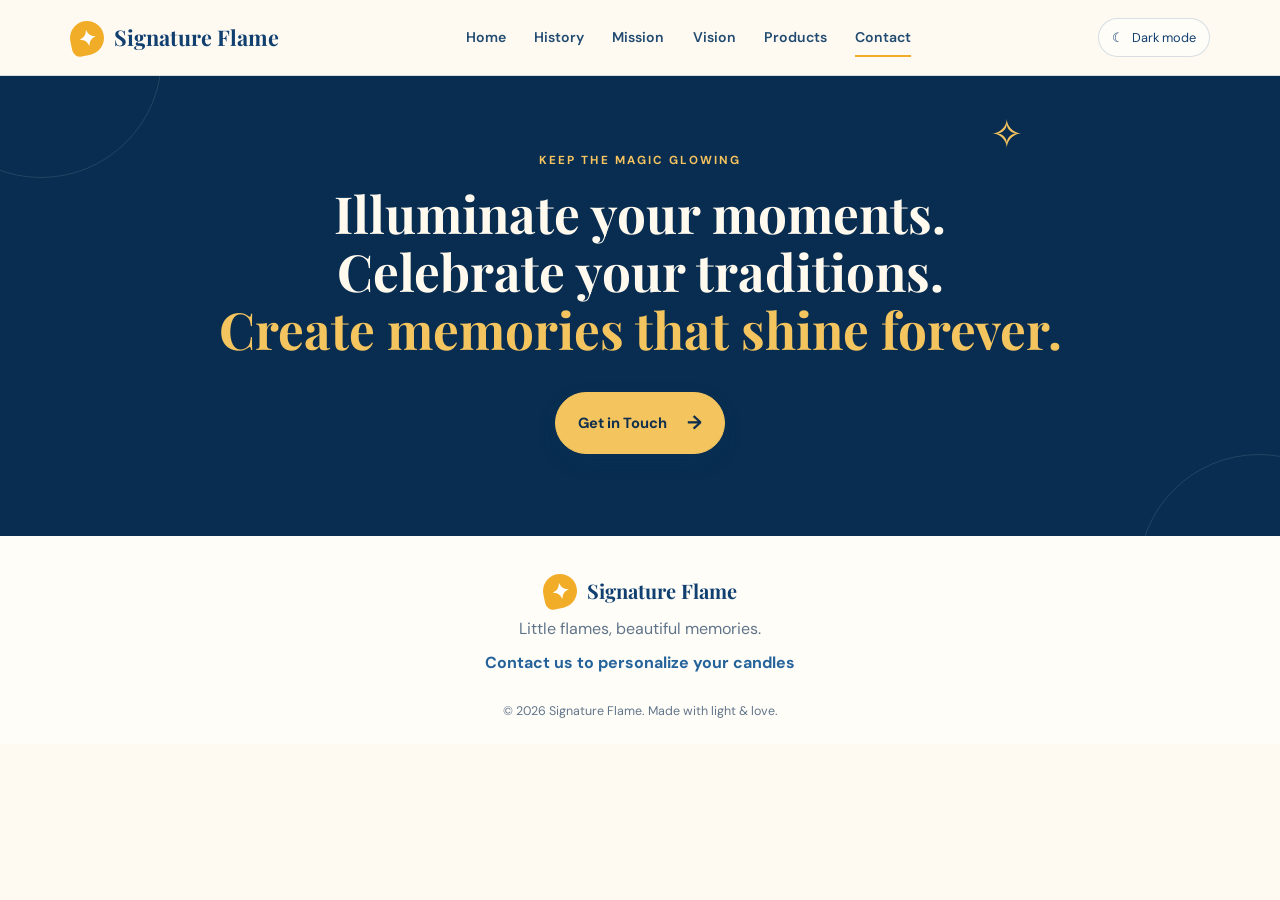
<file: contact.html>
<!DOCTYPE html>
<!DOCTYPE html>

<html lang="en">
<head>
<meta charset="utf-8"/>
<meta content="width=device-width, initial-scale=1.0" name="viewport"/>
<meta content="Signature Flame creates personalized candles that celebrate Colombia's Día de las Velitas and life's special moments." name="description"/>
<title>Signature Flame | Contact</title>
<link href="https://fonts.googleapis.com" rel="preconnect"/>
<link crossorigin="" href="https://fonts.gstatic.com" rel="preconnect"/>
<link href="https://fonts.googleapis.com/css2?family=DM+Sans:wght@400;500;600;700&amp;family=Playfair+Display:wght@500;600;700&amp;display=swap" rel="stylesheet"/>
<link href="style.css" rel="stylesheet"/>
<script defer="" src="script.js"></script>
</head>
<body>
<header class="site-header">
<a aria-label="Signature Flame home" class="brand" href="index.html">
<span aria-hidden="true" class="brand-mark">✦</span>
<span>Signature Flame</span>
</a>
<button aria-expanded="false" aria-label="Open navigation" class="menu-toggle" id="menuToggle">☰</button>
<nav aria-label="Main navigation" class="nav-links" id="navLinks"><a href="index.html">Home</a><a href="history.html">History</a><a href="mission.html">Mission</a><a href="vision.html">Vision</a><a href="products.html">Products</a><a aria-current="page" class="active" href="contact.html">Contact</a></nav>
<button aria-label="Toggle dark mode" class="theme-toggle" id="themeToggle" type="button">
<span aria-hidden="true" id="themeIcon">☾</span><span class="theme-label">Dark mode</span>
</button>
</header>
<main>





<section class="closing" id="contact-content">
<span class="closing-star">✧</span>
<p class="eyebrow">KEEP THE MAGIC GLOWING</p>
<h2>Illuminate your moments.<br/>Celebrate your traditions.<br/><em>Create memories that shine forever.</em></h2>
<a class="button button-light" href="contact.html">Get in Touch <span>→</span></a>
</section>
</main>
<footer id="contact">
<a class="brand footer-brand" href="index.html"><span class="brand-mark">✦</span><span>Signature Flame</span></a>
<p>Little flames, beautiful memories.</p>
<a class="footer-contact" href="mailto:hello@signatureflame.example">Contact us to personalize your candles</a>
<small>© <span id="year"></span> Signature Flame. Made with light &amp; love.</small>
</footer>
</body>
</html>
</file>
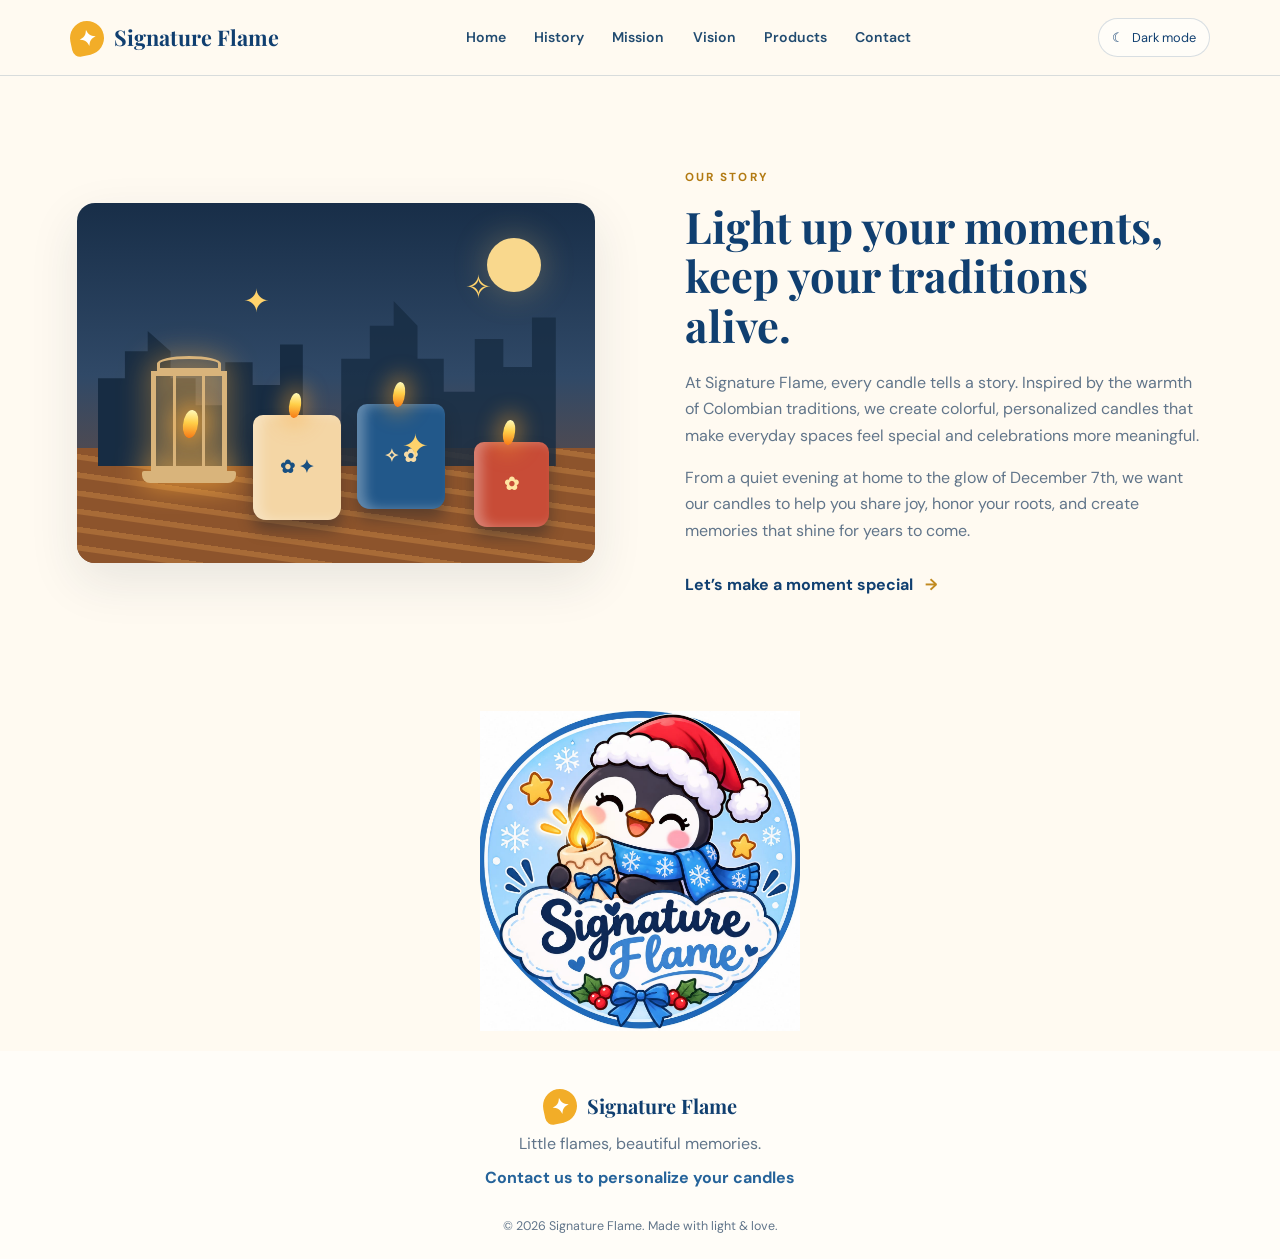
<file: history.html>
<!DOCTYPE html>
<!DOCTYPE html>

<html lang="en">
<head>
<meta charset="utf-8"/>
<meta content="width=device-width, initial-scale=1.0" name="viewport"/>
<meta content="Signature Flame creates personalized candles that celebrate Colombia's Día de las Velitas and life's special moments." name="description"/>
<title>Signature Flame | About Us</title>
<link href="https://fonts.googleapis.com" rel="preconnect"/>
<link crossorigin="" href="https://fonts.gstatic.com" rel="preconnect"/>
<link href="https://fonts.googleapis.com/css2?family=DM+Sans:wght@400;500;600;700&amp;family=Playfair+Display:wght@500;600;700&amp;display=swap" rel="stylesheet"/>
<link href="style.css" rel="stylesheet"/>
<script defer="" src="script.js"></script>
</head>
<body>
<header class="site-header">
<a aria-label="Signature Flame home" class="brand" href="index.html">
<span aria-hidden="true" class="brand-mark">✦</span>
<span>Signature Flame</span>
</a>
<button aria-expanded="false" aria-label="Open navigation" class="menu-toggle" id="menuToggle">☰</button>
<nav aria-label="Main navigation" class="nav-links" id="navLinks"><a href="index.html">Home</a><a href="history.html">History</a><a href="mission.html">Mission</a><a href="vision.html">Vision</a><a href="products.html">Products</a><a href="contact.html">Contact</a></nav>
<button aria-label="Toggle dark mode" class="theme-toggle" id="themeToggle" type="button">
<span aria-hidden="true" id="themeIcon">☾</span><span class="theme-label">Dark mode</span>
</button>
</header>
<main>


<section class="story section-wrap" id="about">
<div aria-label="Illustrated candles glowing during a festive Colombian evening" class="story-art" role="img">
<div class="moon"></div><div class="city city-one"></div><div class="city city-two"></div>
<div class="lantern"><div class="lantern-top"></div><div class="lantern-glass"><div class="lantern-flame"></div></div><div class="lantern-base"></div></div>
<div class="story-candle story-candle-one"><i></i><b>✿ ✦</b></div>
<div class="story-candle story-candle-two"><i></i><b>✧ ✿</b></div>
<div class="story-candle story-candle-three"><i></i><b>✿</b></div>
<span class="story-star star-one">✦</span><span class="story-star star-two">✧</span><span class="story-star star-three">✦</span>
</div>
<div class="story-copy">
<p class="eyebrow">OUR STORY</p>
<h2>Light up your moments,<br/>keep your traditions alive.</h2>
<p>At Signature Flame, every candle tells a story. Inspired by the warmth of Colombian traditions, we create colorful, personalized candles that make everyday spaces feel special and celebrations more meaningful.</p>
<p>From a quiet evening at home to the glow of December 7th, we want our candles to help you share joy, honor your roots, and create memories that shine for years to come.</p>
<a class="text-link" href="contact.html">Let’s make a moment special <span>→</span></a>
</div>
</section>

<section class="oficial-logo">
    <img
        src="./oficial-logo.png"
        alt="Signature Flame Logo"
        style="display:block; width:100%; max-width:320px; height:auto; margin:20px auto;"
    >
</section>

</main>
<footer id="contact">
<a class="brand footer-brand" href="index.html"><span class="brand-mark">✦</span><span>Signature Flame</span></a>
<p>Little flames, beautiful memories.</p>
<a class="footer-contact" href="mailto:hello@signatureflame.example">Contact us to personalize your candles</a>
<small>© <span id="year"></span> Signature Flame. Made with light &amp; love.</small>
</footer>
</body>
</html>
</file>
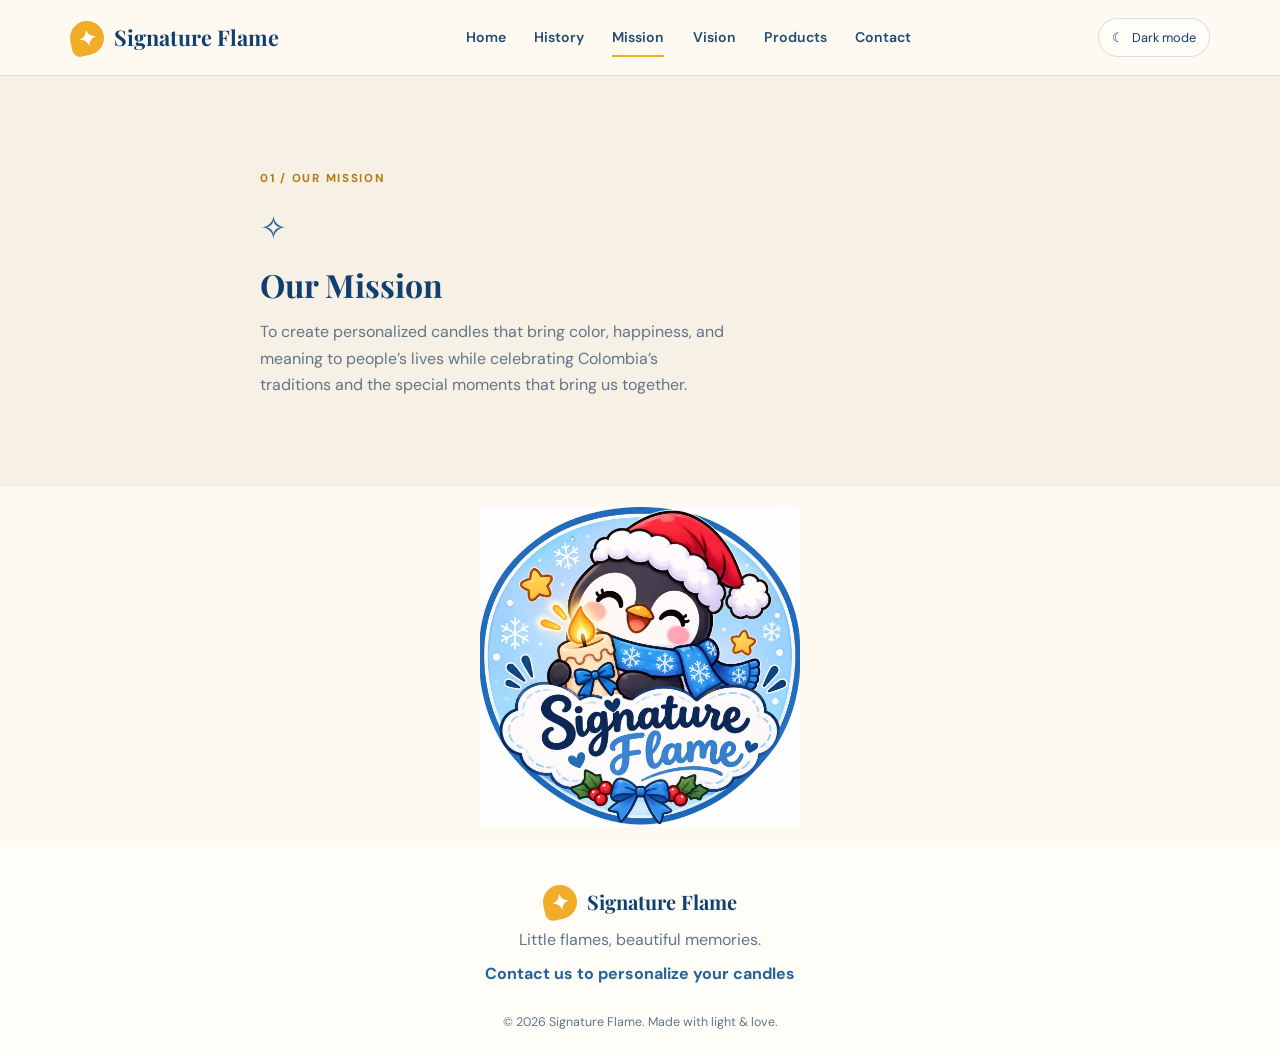
<file: mission.html>
<!DOCTYPE html>
<!DOCTYPE html>

<html lang="en">
<head>
<meta charset="utf-8"/>
<meta content="width=device-width, initial-scale=1.0" name="viewport"/>
<meta content="Signature Flame creates personalized candles that celebrate Colombia's Día de las Velitas and life's special moments." name="description"/>
<title>Signature Flame | Mission</title>
<link href="https://fonts.googleapis.com" rel="preconnect"/>
<link crossorigin="" href="https://fonts.gstatic.com" rel="preconnect"/>
<link href="https://fonts.googleapis.com/css2?family=DM+Sans:wght@400;500;600;700&amp;family=Playfair+Display:wght@500;600;700&amp;display=swap" rel="stylesheet"/>
<link href="style.css" rel="stylesheet"/>
<script defer="" src="script.js"></script>
</head>
<body>
<header class="site-header">
<a aria-label="Signature Flame home" class="brand" href="index.html">
<span aria-hidden="true" class="brand-mark">✦</span>
<span>Signature Flame</span>
</a>
<button aria-expanded="false" aria-label="Open navigation" class="menu-toggle" id="menuToggle">☰</button>
<nav aria-label="Main navigation" class="nav-links" id="navLinks"><a href="index.html">Home</a><a href="history.html">History</a><a aria-current="page" class="active" href="mission.html">Mission</a><a href="vision.html">Vision</a><a href="products.html">Products</a><a href="contact.html">Contact</a></nav>
<button aria-label="Toggle dark mode" class="theme-toggle" id="themeToggle" type="button">
<span aria-hidden="true" id="themeIcon">☾</span><span class="theme-label">Dark mode</span>
</button>
</header>
<main>



<section class="purpose" id="mission">
<div class="purpose-inner single-purpose">
<div class="purpose-card">
<span class="purpose-number">01 / OUR MISSION</span>
<span class="purpose-icon">✧</span>
<h2>Our Mission</h2>
<p>To create personalized candles that bring color, happiness, and meaning to people’s lives while celebrating Colombia’s traditions and the special moments that bring us together.</p>
</div>


</div>
</section>
<section class="oficial-logo">
    <img
        src="./oficial-logo.png"
        alt="Signature Flame Logo"
        style="display:block; width:100%; max-width:320px; height:auto; margin:20px auto;"
    >
</section>

</main>
<footer id="contact">
<a class="brand footer-brand" href="index.html"><span class="brand-mark">✦</span><span>Signature Flame</span></a>
<p>Little flames, beautiful memories.</p>
<a class="footer-contact" href="mailto:hello@signatureflame.example">Contact us to personalize your candles</a>
<small>© <span id="year"></span> Signature Flame. Made with light &amp; love.</small>
</footer>
</body>
</html>
</file>
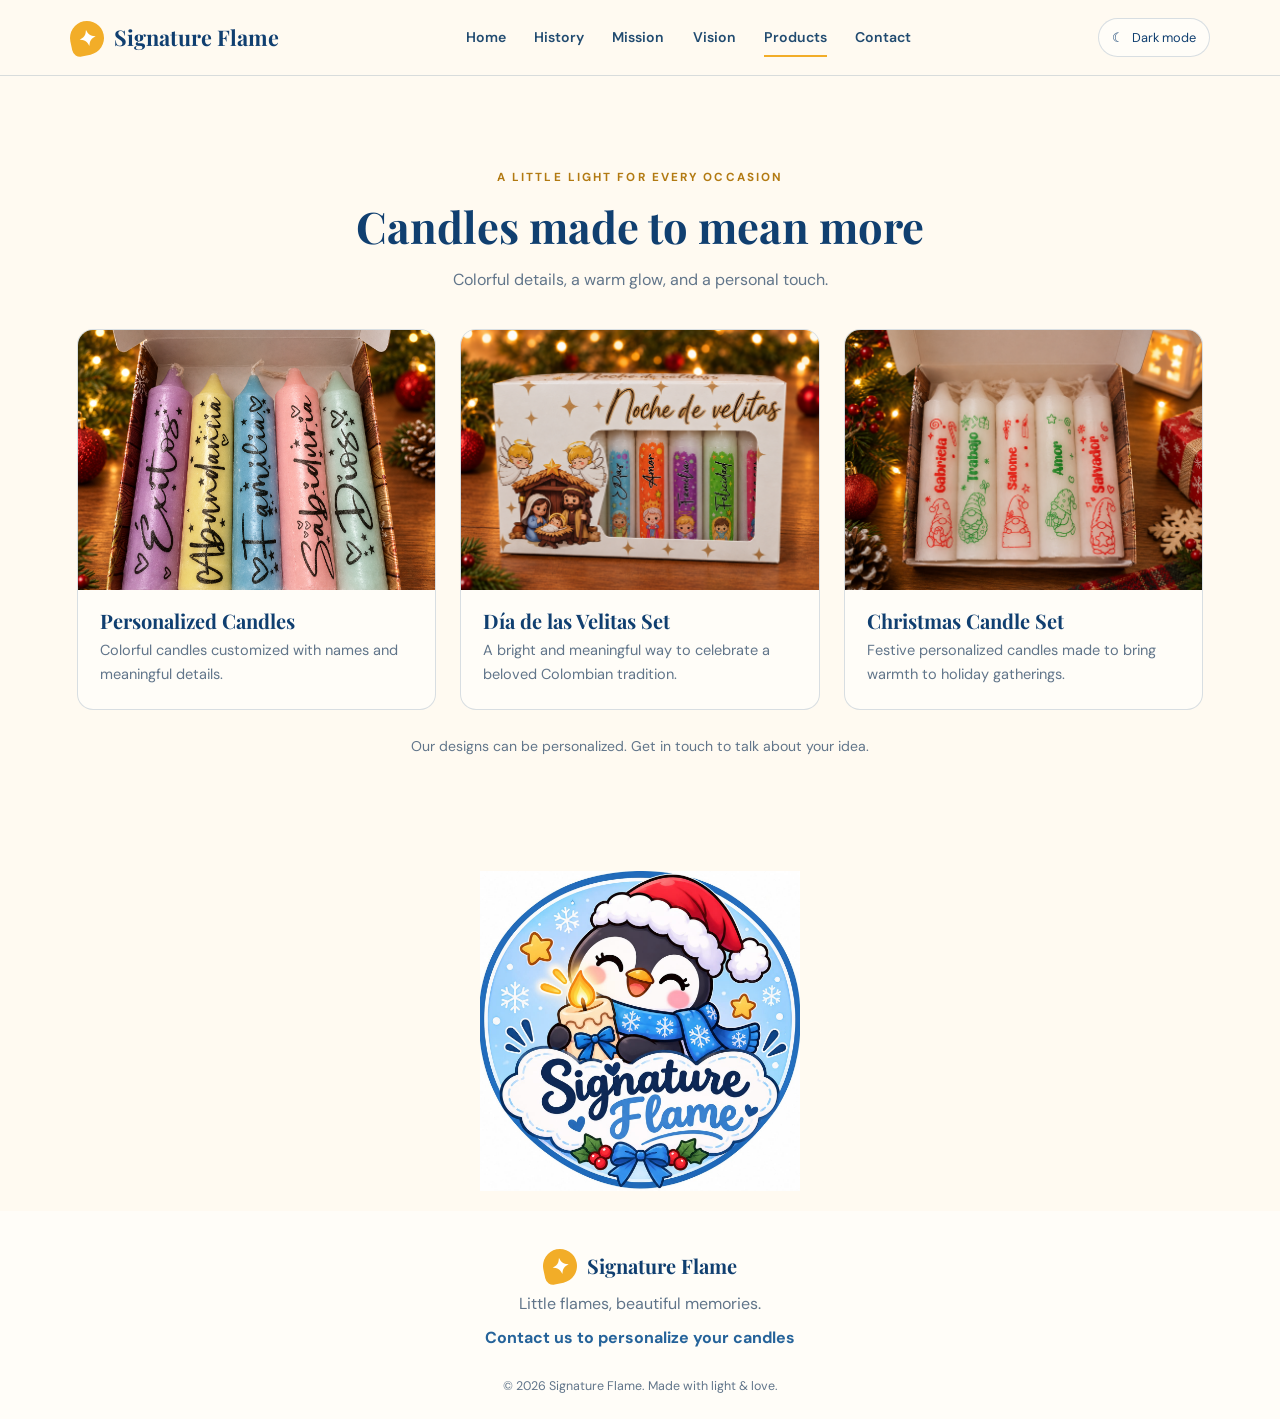
<file: products.html>
<!DOCTYPE html>
<!DOCTYPE html>

<html lang="en">
<head>
<meta charset="utf-8"/>
<meta content="width=device-width, initial-scale=1.0" name="viewport"/>
<meta content="Signature Flame creates personalized candles that celebrate Colombia's Día de las Velitas and life's special moments." name="description"/>
<title>Signature Flame | Products</title>
<link href="https://fonts.googleapis.com" rel="preconnect"/>
<link crossorigin="" href="https://fonts.gstatic.com" rel="preconnect"/>
<link href="https://fonts.googleapis.com/css2?family=DM+Sans:wght@400;500;600;700&amp;family=Playfair+Display:wght@500;600;700&amp;display=swap" rel="stylesheet"/>
<link href="style.css" rel="stylesheet"/>
<script defer="" src="script.js"></script>
</head>
<body>
<header class="site-header">
<a aria-label="Signature Flame home" class="brand" href="index.html">
<span aria-hidden="true" class="brand-mark">✦</span>
<span>Signature Flame</span>
</a>
<button aria-expanded="false" aria-label="Open navigation" class="menu-toggle" id="menuToggle">☰</button>
<nav aria-label="Main navigation" class="nav-links" id="navLinks"><a href="index.html">Home</a><a href="history.html">History</a><a href="mission.html">Mission</a><a href="vision.html">Vision</a><a aria-current="page" class="active" href="products.html">Products</a><a href="contact.html">Contact</a></nav>
<button aria-label="Toggle dark mode" class="theme-toggle" id="themeToggle" type="button">
<span aria-hidden="true" id="themeIcon">☾</span><span class="theme-label">Dark mode</span>
</button>
</header>
<main>




<section class="products section-wrap" id="products">
<div class="section-heading">
<p class="eyebrow">A LITTLE LIGHT FOR EVERY OCCASION</p>
<h2>Candles made to mean more</h2>
<p>Colorful details, a warm glow, and a personal touch.</p>
</div>
<div class="product-grid">
<article class="product-card">
<img alt="A colorful set of personalized candles with names and decorative stars" class="product-photo" src="personalized-candles.png"/>
<div class="product-info"><h3>Personalized Candles</h3><p>Colorful candles customized with names and meaningful details.</p></div>
</article>
<article class="product-card">
<img alt="A Día de las Velitas candle gift box with festive illustrations" class="product-photo" src="dia-de-las-velitas.png"/>
<div class="product-info"><h3>Día de las Velitas Set</h3><p>A bright and meaningful way to celebrate a beloved Colombian tradition.</p></div>
</article>
<article class="product-card">
<img alt="White Christmas candles decorated with festive names and gnome illustrations" class="product-photo" src="christmas-candle-set.png"/>
<div class="product-info"><h3>Christmas Candle Set</h3><p>Festive personalized candles made to bring warmth to holiday gatherings.</p></div>
</article>
</div>
<p class="product-note">Our designs can be personalized. Get in touch to talk about your idea.</p>
</section>
<section class="oficial-logo">
    <img
        src="./oficial-logo.png"
        alt="Signature Flame Logo"
        style="display:block; width:100%; max-width:320px; height:auto; margin:20px auto;"
    >
</section>
</main>
<footer id="contact">
<a class="brand footer-brand" href="index.html"><span class="brand-mark">✦</span><span>Signature Flame</span></a>
<p>Little flames, beautiful memories.</p>
<a class="footer-contact" href="mailto:hello@signatureflame.example">Contact us to personalize your candles</a>
<small>© <span id="year"></span> Signature Flame. Made with light &amp; love.</small>
</footer>
</body>
</html>
</file>
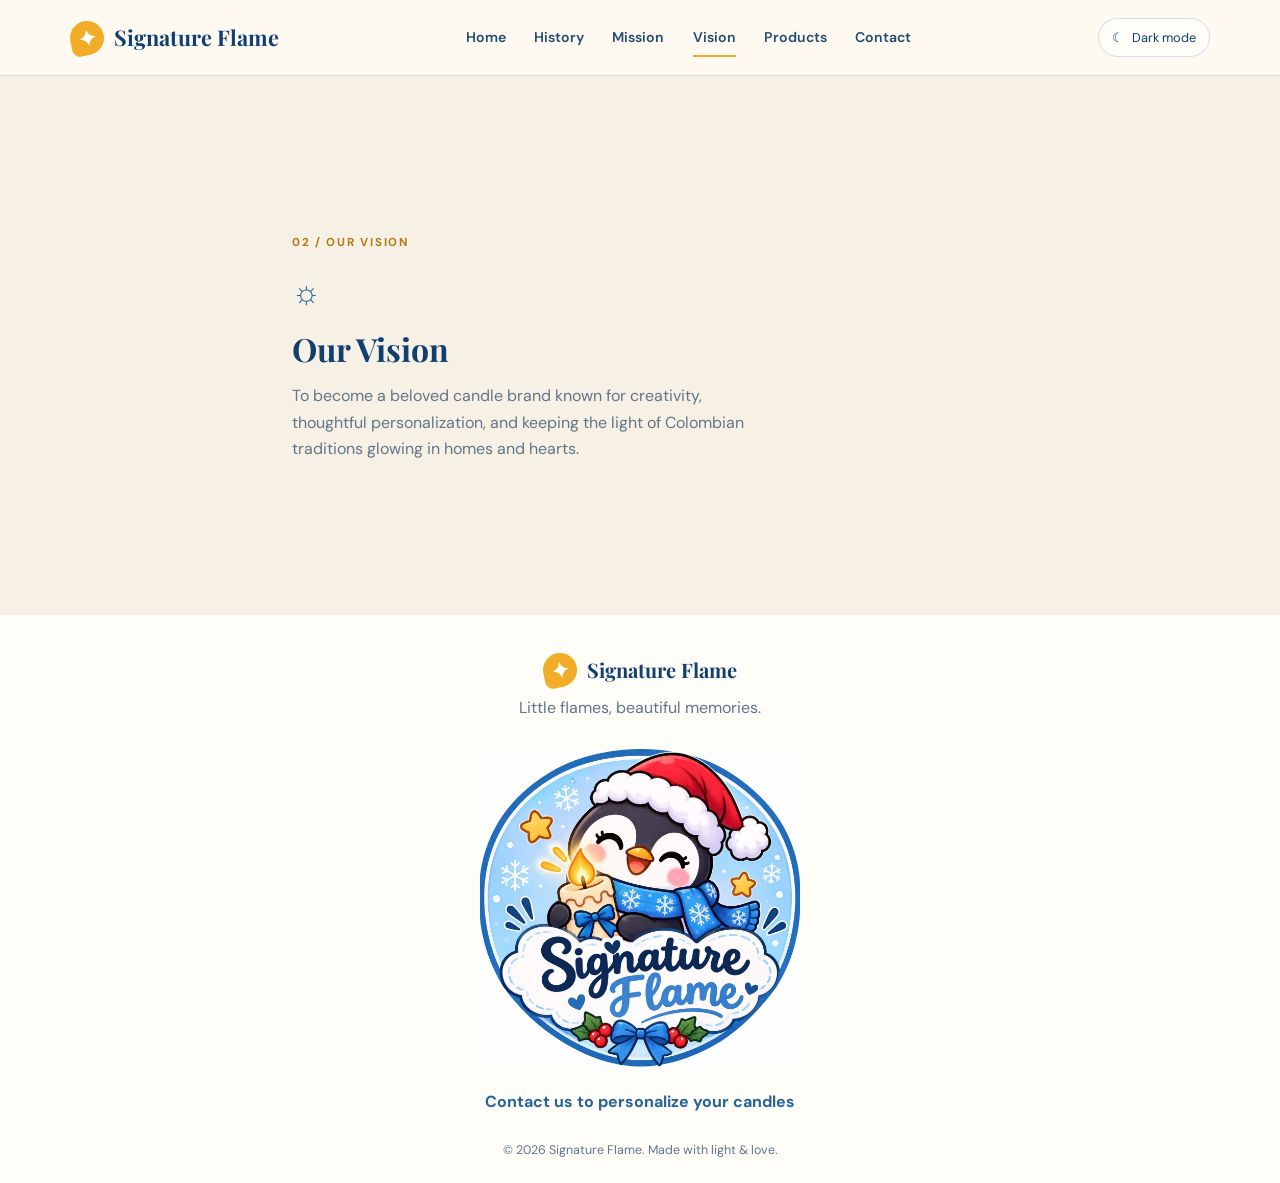
<file: vision.html>
<!DOCTYPE html>
<!DOCTYPE html>

<html lang="en">
<head>
<meta charset="utf-8"/>
<meta content="width=device-width, initial-scale=1.0" name="viewport"/>
<meta content="Signature Flame creates personalized candles that celebrate Colombia's Día de las Velitas and life's special moments." name="description"/>
<title>Signature Flame | Vision</title>
<link href="https://fonts.googleapis.com" rel="preconnect"/>
<link crossorigin="" href="https://fonts.gstatic.com" rel="preconnect"/>
<link href="https://fonts.googleapis.com/css2?family=DM+Sans:wght@400;500;600;700&amp;family=Playfair+Display:wght@500;600;700&amp;display=swap" rel="stylesheet"/>
<link href="style.css" rel="stylesheet"/>
<script defer="" src="script.js"></script>
</head>
<body>
<header class="site-header">
<a aria-label="Signature Flame home" class="brand" href="index.html">
<span aria-hidden="true" class="brand-mark">✦</span>
<span>Signature Flame</span>
</a>
<button aria-expanded="false" aria-label="Open navigation" class="menu-toggle" id="menuToggle">☰</button>
<nav aria-label="Main navigation" class="nav-links" id="navLinks"><a href="index.html">Home</a><a href="history.html">History</a><a href="mission.html">Mission</a><a aria-current="page" class="active" href="vision.html">Vision</a><a href="products.html">Products</a><a href="contact.html">Contact</a></nav>
<button aria-label="Toggle dark mode" class="theme-toggle" id="themeToggle" type="button">
<span aria-hidden="true" id="themeIcon">☾</span><span class="theme-label">Dark mode</span>
</button>
</header>
<main><section class="purpose" id="vision"><div class="purpose-card purpose-card-page" id="vision-card">
<span class="purpose-number">02 / OUR VISION</span>
<span class="purpose-icon">☼</span>
<h2>Our Vision</h2>
<p>To become a beloved candle brand known for creativity, thoughtful personalization, and keeping the light of Colombian traditions glowing in homes and hearts.</p>
</div></section></main>
<footer id="contact">
<a class="brand footer-brand" href="index.html"><span class="brand-mark">✦</span><span>Signature Flame</span></a>
<p>Little flames, beautiful memories.</p>
 <section class="oficial-logo">
    <img
        src="./oficial-logo.png"
        alt="Signature Flame Logo"
        style="display:block; width:100%; max-width:320px; height:auto; margin:20px auto;"
    >
</section>
<a class="footer-contact" href="mailto:hello@signatureflame.example">Contact us to personalize your candles</a>
<small>© <span id="year"></span> Signature Flame. Made with light &amp; love.</small>
</footer>
</body>
</html>
</file>
<file: style.css>
/* Signature Flame — responsive one-page website */
:root {
  --cream: #fffaf1;
  --paper: #f7f0e4;
  --navy: #103f70;
  --navy-deep: #082d50;
  --blue: #25639a;
  --gold: #f2ad28;
  --ink: #214b70;
  --muted: #61758a;
  --line: rgba(16, 63, 112, .16);
  --surface: #fffdf8;
  --shadow: 0 18px 50px rgba(30, 50, 70, .10);
}
* { box-sizing: border-box; }
html { scroll-behavior: smooth; scroll-padding-top: 90px; }
body { margin: 0; background: var(--cream); color: var(--ink); font-family: "DM Sans", sans-serif; line-height: 1.65; transition: background .25s, color .25s; }
a { color: inherit; text-decoration: none; }
button { font: inherit; }
.site-header { position: sticky; top: 0; z-index: 20; display: flex; align-items: center; justify-content: space-between; gap: 24px; min-height: 76px; padding: 12px clamp(20px, 5.5vw, 84px); background: color-mix(in srgb, var(--cream) 92%, transparent); border-bottom: 1px solid var(--line); backdrop-filter: blur(16px); }
.brand { display: inline-flex; align-items: center; gap: 10px; color: var(--navy); font-family: "Playfair Display", serif; font-size: 1.35rem; font-weight: 700; white-space: nowrap; }
.brand-mark { display: grid; place-items: center; width: 34px; height: 34px; border-radius: 50% 50% 50% 8px; transform: rotate(-12deg); background: var(--gold); color: white; font-family: sans-serif; font-size: 1.35rem; }
.nav-links { display: flex; align-items: center; gap: clamp(14px, 2.2vw, 32px); }
.nav-links a { position: relative; font-size: .88rem; font-weight: 600; }
.nav-links a::after { position: absolute; right: 0; bottom: -8px; left: 0; height: 2px; background: var(--gold); content: ""; transform: scaleX(0); transition: transform .2s; }
.nav-links a:hover::after, .nav-links a.active::after { transform: scaleX(1); }
.theme-toggle, .menu-toggle { border: 1px solid var(--line); background: var(--surface); color: var(--navy); border-radius: 999px; cursor: pointer; }
.theme-toggle { display: inline-flex; align-items: center; gap: 8px; padding: 8px 13px; white-space: nowrap; font-size: .8rem; }
.menu-toggle { display: none; padding: 7px 11px; font-size: 1.2rem; }
.hero { min-height: 590px; display: grid; grid-template-columns: minmax(340px, .88fr) minmax(420px, 1.12fr); overflow: hidden; }
.hero-copy { align-self: center; max-width: 680px; padding: 68px 5vw 76px clamp(24px, 6.3vw, 96px); }
.eyebrow { margin: 0 0 15px; color: #b27a12; font-size: .73rem; font-weight: 700; letter-spacing: .18em; }
.eyebrow span { display: inline-block; width: 24px; height: 2px; margin: 0 8px 4px 0; background: var(--gold); }
h1, h2, h3 { margin-top: 0; color: var(--navy); font-family: "Playfair Display", serif; line-height: 1.13; }
h1 { margin-bottom: 24px; font-size: clamp(2.8rem, 4.4vw, 4.7rem); letter-spacing: -.035em; }
h1 em, .closing h2 em { color: #28679e; font-style: normal; }
.hero-copy p:not(.eyebrow) { max-width: 520px; margin: 0 0 16px; font-size: .98rem; }
.hero-lead { color: var(--navy); font-size: 1.16rem !important; font-weight: 700; }
.button { display: inline-flex; align-items: center; justify-content: center; gap: 20px; margin-top: 13px; padding: 14px 22px; border: 1px solid var(--navy); border-radius: 999px; background: var(--navy); color: white; font-size: .92rem; font-weight: 700; box-shadow: 0 8px 20px rgba(16, 63, 112, .13); transition: transform .2s, background .2s; }
.button:hover { transform: translateY(-2px); background: var(--blue); }
.button span { font-size: 1.2rem; }
.hero-visual { position: relative; display: grid; min-height: 590px; place-items: center; overflow: hidden; background: radial-gradient(ellipse at 50% 68%, #b86a2e 0, #63351e 37%, #1b2630 75%, #111d29 100%); }
.hero-visual::before { position: absolute; inset: 0; background: linear-gradient(90deg, var(--cream), transparent 23%), radial-gradient(ellipse at 80% 10%, rgba(255, 181, 62, .5), transparent 20%); content: ""; }
.glow { position: absolute; border-radius: 50%; background: #ffc05a; filter: blur(18px); opacity: .65; }
.glow-one { top: 15%; right: 17%; width: 25px; height: 25px; }
.glow-two { top: 32%; left: 20%; width: 12px; height: 12px; }
.hero-candles { position: relative; display: flex; align-items: end; justify-content: center; gap: 18px; width: 100%; height: 360px; padding: 0 30px 34px; }
.candle { position: relative; display: flex; align-items: center; justify-content: center; width: clamp(100px, 13vw, 175px); height: 220px; border: 1px solid rgba(255,255,255,.45); border-radius: 15px 15px 22px 22px; box-shadow: inset 10px 0 20px rgba(255,255,255,.25), inset -14px 0 20px rgba(0,0,0,.15), 0 25px 35px rgba(0,0,0,.25); }
.candle-tall { height: 270px; background: linear-gradient(90deg,#e7c9a2,#fff0d5 42%,#d3a777); transform: rotate(-2deg); }
.candle-blue { background: linear-gradient(90deg,#173e71,#2d6a9a 48%,#102e56); transform: rotate(2deg); }
.candle-small { width: clamp(90px, 11vw, 145px); height: 145px; margin-left: -65px; background: linear-gradient(90deg,#bd432e,#f08a49 48%,#a93629); z-index: 2; }
.flame, .lantern-flame, .story-candle i { position: absolute; top: -28px; left: calc(50% - 8px); width: 16px; height: 31px; border-radius: 60% 40% 55% 45%; background: linear-gradient(#fff9b8 0%, #ffcf49 45%, #f77b16 100%); box-shadow: 0 0 20px 8px rgba(255, 166, 44, .38); transform: rotate(4deg); }
.candle-art { color: #174b80; text-align: center; font-size: 1.5rem; line-height: 1.3; }
.candle-blue .candle-art { color: #f5d69c; }
.candle-small .candle-art { color: #ffe5a5; font-size: 1.2rem; }
.spark { position: absolute; z-index: 3; color: #fff0b5; font-size: 2.5rem; text-shadow: 0 0 18px #ffbf50; }
.spark-a { top: 20%; left: 24%; }.spark-b { top: 13%; right: 22%; }.spark-c { right: 9%; bottom: 26%; }
.hero-caption { position: absolute; right: 8%; bottom: 25px; color: #ffedca; font-family: "Playfair Display", serif; font-size: 1.05rem; font-style: italic; }
.values { display: grid; grid-template-columns: repeat(4, 1fr); padding: 40px clamp(20px, 5.5vw, 84px) 48px; background: var(--surface); }
.value-card { padding: 10px 22px; text-align: center; border-right: 1px solid var(--line); }
.value-card:last-child { border-right: 0; }
.value-icon { display: block; color: var(--blue); font-size: 2.6rem; line-height: 1.2; }
.value-card h2 { margin: 10px 0 7px; font-size: 1.35rem; }
.value-card p { max-width: 210px; margin: 0 auto; color: var(--muted); font-size: .91rem; }
.section-wrap { padding: 92px clamp(24px, 6vw, 90px); }
.story { display: grid; grid-template-columns: 1fr 1fr; align-items: center; gap: clamp(40px, 7vw, 100px); }
.story-art { position: relative; min-height: 360px; overflow: hidden; border-radius: 18px; background: linear-gradient(180deg, #182e48 0%, #304967 48%, #7a4b32 100%); box-shadow: var(--shadow); }
.story-art::before { position: absolute; right: 0; bottom: 0; left: 0; height: 32%; background: repeating-linear-gradient(8deg, #8d542c 0 12px, #a86b37 13px 18px); content: ""; }
.moon { position: absolute; top: 35px; right: 54px; width: 54px; height: 54px; border-radius: 50%; background: #f9d88d; box-shadow: 0 0 35px rgba(255,208,113,.3); }
.city { position: absolute; bottom: 27%; background: #172c43; clip-path: polygon(0 100%,0 35%,12% 35%,12% 15%,22% 15%,22% 0,32% 15%,32% 35%,43% 35%,43% 55%,56% 55%,56% 23%,68% 23%,68% 40%,80% 40%,80% 10%,90% 10%,90% 100%); }
.city-one { left: 4%; width: 44%; height: 135px; }.city-two { right: 3%; width: 46%; height: 165px; opacity: .8; }
.lantern { position: absolute; z-index: 2; bottom: 16%; left: 12%; width: 100px; height: 150px; filter: drop-shadow(0 0 15px #ffad39); }
.lantern-top { width: 64px; height: 15px; margin: auto; border: 3px solid #d9b47b; border-radius: 50% 50% 0 0; }
.lantern-glass { position: relative; display: grid; place-items: center; width: 76px; height: 100px; margin: auto; border: 5px solid #d9b47b; background: rgba(255,213,139,.12); }
.lantern-glass::before, .lantern-glass::after { position: absolute; top: 0; bottom: 0; width: 3px; background: #d9b47b; content: ""; }.lantern-glass::before { left: 17px; }.lantern-glass::after { right: 17px; }
.lantern-flame { top: 34px; left: 27px; width: 15px; height: 28px; }
.lantern-base { width: 94px; height: 12px; margin: auto; background: #d9b47b; border-radius: 2px 2px 8px 8px; }
.story-candle { position: absolute; z-index: 3; bottom: 12%; display: grid; place-items: center; width: 88px; height: 105px; border-radius: 10px 10px 13px 13px; box-shadow: inset 8px 0 12px rgba(255,255,255,.3), 0 10px 15px #18202b66; }
.story-candle i { top: -22px; width: 12px; height: 25px; }
.story-candle b { color: #184f81; text-align: center; font-size: 1.1rem; line-height: 1.4; }
.story-candle-one { left: 34%; background: #f4d6a5; }.story-candle-two { left: 54%; bottom: 15%; background: #22588a; }.story-candle-two b { color: #f6dba6; }.story-candle-three { right: 9%; bottom: 10%; background: #c84c37; width: 75px; height: 85px; }.story-candle-three b { color: #ffe4a2; }
.story-star { position: absolute; z-index: 4; color: #ffd36c; font-size: 2rem; }.star-one { top: 20%; left: 32%; }.star-two { top: 16%; right: 20%; }.star-three { bottom: 25%; right: 32%; }
.story-copy h2, .section-heading h2 { margin-bottom: 20px; font-size: clamp(2.1rem, 3.4vw, 3.3rem); }
.story-copy p:not(.eyebrow) { color: var(--muted); }
.text-link { display: inline-flex; gap: 12px; margin-top: 12px; color: var(--navy); font-weight: 700; }.text-link span { color: #c18a20; }
.purpose { padding: 76px clamp(24px, 6vw, 90px); background: var(--paper); }
.purpose-inner { display: grid; grid-template-columns: 1fr 1px 1fr; gap: clamp(30px, 6vw, 90px); max-width: 1120px; margin: auto; }
.purpose-card { position: relative; padding: 12px 0; }.purpose-number { color: #b27a12; font-size: .72rem; font-weight: 700; letter-spacing: .15em; }.purpose-icon { display: block; margin: 12px 0; color: var(--blue); font-size: 2rem; }.purpose-card h2 { margin-bottom: 12px; font-size: 2rem; }.purpose-card p { max-width: 470px; margin-bottom: 0; color: var(--muted); }.purpose-divider { background: var(--line); }
.section-heading { margin-bottom: 35px; text-align: center; }.section-heading h2 { margin-bottom: 10px; }.section-heading > p:last-child { color: var(--muted); }
.product-grid { display: grid; grid-template-columns: repeat(3, 1fr); gap: 24px; }
.product-card { overflow: hidden; border: 1px solid var(--line); border-radius: 16px; background: var(--surface); transition: transform .2s, box-shadow .2s; }.product-card:hover { transform: translateY(-5px); box-shadow: var(--shadow); }
.product-visual { position: relative; display: grid; min-height: 240px; place-items: center; overflow: hidden; }.product-visual-cream { background: #f1e4ce; }.product-visual-blue { background: #d9e7ed; }.product-visual-pink { background: #f0d8d4; }
.product-candle { position: relative; display: grid; place-items: center; width: 116px; height: 154px; border-radius: 12px 12px 17px 17px; box-shadow: inset 12px 0 18px #ffffff55, inset -10px 0 14px #00000015, 0 18px 25px #26384a24; }.product-candle i { position: absolute; top: -23px; left: 53px; width: 13px; height: 26px; border-radius: 50%; background: #ffbd43; box-shadow: 0 0 18px #ffb53c; }.product-candle span { color: #174b80; text-align: center; line-height: 1.4; font-size: 1.3rem; }.cream-candle { background: #f9f0dc; }.blue-candle { background: #174b80; }.blue-candle span { color: #f6d99d; }.pink-candle { background: #d96d66; }.pink-candle span { color: #ffe4b2; }.product-spark { position: absolute; top: 24px; right: 26%; color: #bb8c30; font-size: 2rem; }
.product-info { padding: 20px 22px 22px; }.product-info h3 { margin-bottom: 7px; font-size: 1.25rem; }.product-info p { margin: 0; color: var(--muted); font-size: .91rem; }.product-note { margin: 25px 0 0; color: var(--muted); text-align: center; font-size: .88rem; }
.closing { position: relative; overflow: hidden; padding: 75px 24px 82px; background: var(--navy-deep); color: #e8f0f7; text-align: center; }.closing::before, .closing::after { position: absolute; width: 240px; height: 240px; border: 1px solid #ffffff1c; border-radius: 50%; content: ""; }.closing::before { top: -140px; left: -80px; }.closing::after { right: -100px; bottom: -160px; }.closing .eyebrow { color: #f7c45f; }.closing h2 { position: relative; margin: 0 auto 20px; color: #fff9ee; font-size: clamp(2rem, 4vw, 3.4rem); }.closing h2 em { color: #f4c45f; }.closing-star { position: absolute; top: 25px; right: 20%; color: #f4c45f; font-size: 2.5rem; }.button-light { border-color: #f4c45f; background: #f4c45f; color: #102f4d; }.button-light:hover { background: #ffe09a; }
footer { display: flex; flex-direction: column; align-items: center; padding: 38px 20px 22px; background: var(--surface); text-align: center; } .footer-brand { font-size: 1.25rem; }footer p { margin: 8px 0; color: var(--muted); } .footer-contact { color: var(--blue); font-weight: 700; } footer small { margin-top: 25px; color: var(--muted); font-size: .78rem; }
body.dark { --cream: #101f2c; --paper: #172a3a; --navy: #e2effb; --navy-deep: #081521; --blue: #8dc4f0; --ink: #d8e6f2; --muted: #a6bacb; --line: rgba(210,230,245,.16); --surface: #142635; --shadow: 0 18px 50px rgba(0,0,0,.25); }
body.dark .hero-visual::before { background: linear-gradient(90deg, var(--cream), transparent 23%), radial-gradient(ellipse at 80% 10%, rgba(255, 181, 62, .5), transparent 20%); }
body.dark h1 em, body.dark .closing h2 em { color: #8dc4f0; }
body.dark .product-visual-cream { background: #574c3e; } body.dark .product-visual-blue { background: #263e4c; } body.dark .product-visual-pink { background: #4c3437; }
body.dark .story-copy h2, body.dark .section-heading h2, body.dark .purpose-card h2, body.dark .value-card h2, body.dark .product-info h3 { color: var(--navy); }
@media (max-width: 1050px) {
  .site-header { gap: 14px; padding-inline: 24px; }.brand { font-size: 1.15rem; }.nav-links { gap: 14px; }.nav-links a { font-size: .8rem; }.theme-label { display: none; }
  .hero-copy { padding-left: 35px; }.hero { grid-template-columns: minmax(320px, .95fr) minmax(350px, 1.05fr); }.candle { width: 120px; }.candle-small { width: 100px; margin-left: -45px; }
}
@media (max-width: 780px) {
  .site-header { min-height: 68px; }.menu-toggle { display: block; margin-left: auto; }.theme-toggle { padding: 8px 11px; }
  .nav-links { position: absolute; top: calc(100% + 1px); right: 0; left: 0; display: none; flex-direction: column; align-items: stretch; gap: 0; padding: 8px 24px 18px; border-bottom: 1px solid var(--line); background: var(--cream); box-shadow: var(--shadow); }.nav-links.open { display: flex; }.nav-links a { padding: 11px 0; font-size: .95rem; }.nav-links a::after { display: none; }
  .hero { grid-template-columns: 1fr; }.hero-copy { padding: 55px 26px 45px; }.hero-visual { min-height: 390px; }.hero-visual::before { background: linear-gradient(180deg, var(--cream), transparent 20%); }.hero-candles { transform: scale(.88); }.hero-caption { right: 0; left: 0; text-align: center; }
  .values { grid-template-columns: repeat(2, 1fr); padding: 24px 16px; }.value-card { padding: 22px 12px; }.value-card:nth-child(2) { border-right: 0; }.value-card:nth-child(-n+2) { border-bottom: 1px solid var(--line); }
  .section-wrap { padding: 64px 24px; }.story { grid-template-columns: 1fr; gap: 35px; }.story-art { min-height: 320px; }.purpose { padding: 52px 26px; }.purpose-inner { grid-template-columns: 1fr; gap: 25px; }.purpose-divider { height: 1px; }.product-grid { grid-template-columns: 1fr; max-width: 480px; margin: auto; }.product-visual { min-height: 260px; }
}
@media (max-width: 420px) {
  .brand { font-size: 1rem; gap: 7px; }.brand-mark { width: 29px; height: 29px; }.hero-copy { padding-inline: 21px; }h1 { font-size: 2.65rem; }.hero-visual { min-height: 330px; }.hero-candles { gap: 10px; transform: scale(.75); }.candle-small { margin-left: -42px; }.hero-caption { font-size: .9rem; }.story-art { min-height: 275px; }.story-candle { transform: scale(.8); transform-origin: bottom center; }
}

/* Real product photography */
.hero-photo {
  background-image: url("images/personalized-candles.png");
  background-size: cover;
  background-position: center 52%;
}
.hero-photo-shade {
  position: absolute;
  inset: 0;
  background: linear-gradient(90deg, rgba(8,45,80,.94) 0%, rgba(8,45,80,.65) 22%, rgba(8,45,80,.04) 68%),
              linear-gradient(0deg, rgba(8,45,80,.28), transparent 45%);
}
.hero-photo .hero-caption { z-index: 2; }
.product-photo {
  display: block;
  width: 100%;
  height: 260px;
  object-fit: cover;
  object-position: center;
}
@media (max-width: 780px) {
  .hero-photo { min-height: 380px; background-position: center; }
  .hero-photo-shade { background: linear-gradient(180deg, rgba(8,45,80,.18), rgba(8,45,80,.05) 55%, rgba(8,45,80,.52)); }
  .product-photo { height: 280px; }
}

/* Individual navigation pages */
.purpose-inner.single-purpose { grid-template-columns: minmax(0, 760px); justify-content: center; }
.purpose-card-page { max-width: 850px; margin: 0 auto; padding: 76px clamp(24px, 6vw, 90px); }

/* Individual navigation pages */
.purpose-inner.single-purpose { grid-template-columns: minmax(0, 760px); justify-content: center; }
.purpose-card-page { max-width: 850px; margin: 0 auto; padding: 76px clamp(24px, 6vw, 90px); }

/* Individual navigation pages */
.purpose-inner.single-purpose { grid-template-columns: minmax(0, 760px); justify-content: center; }
.purpose-card-page { max-width: 850px; margin: 0 auto; padding: 76px clamp(24px, 6vw, 90px); }
</file>
